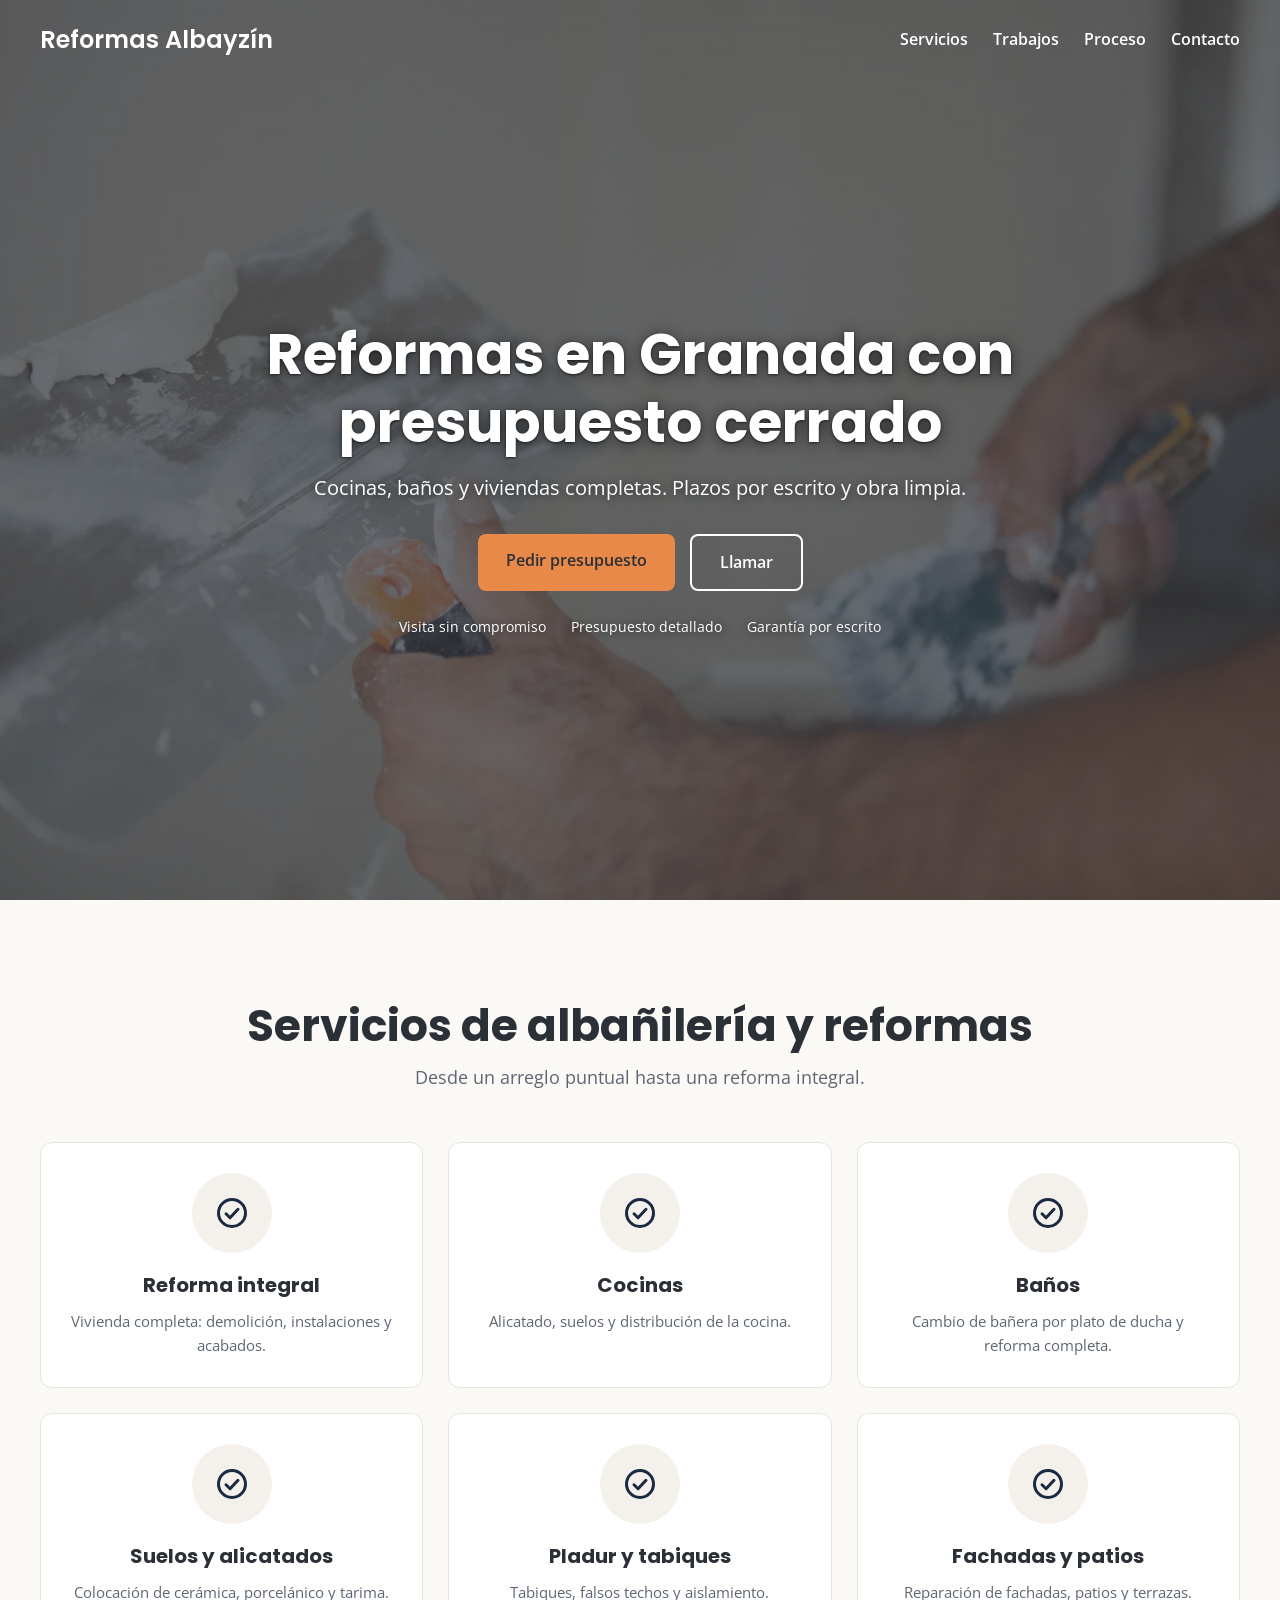
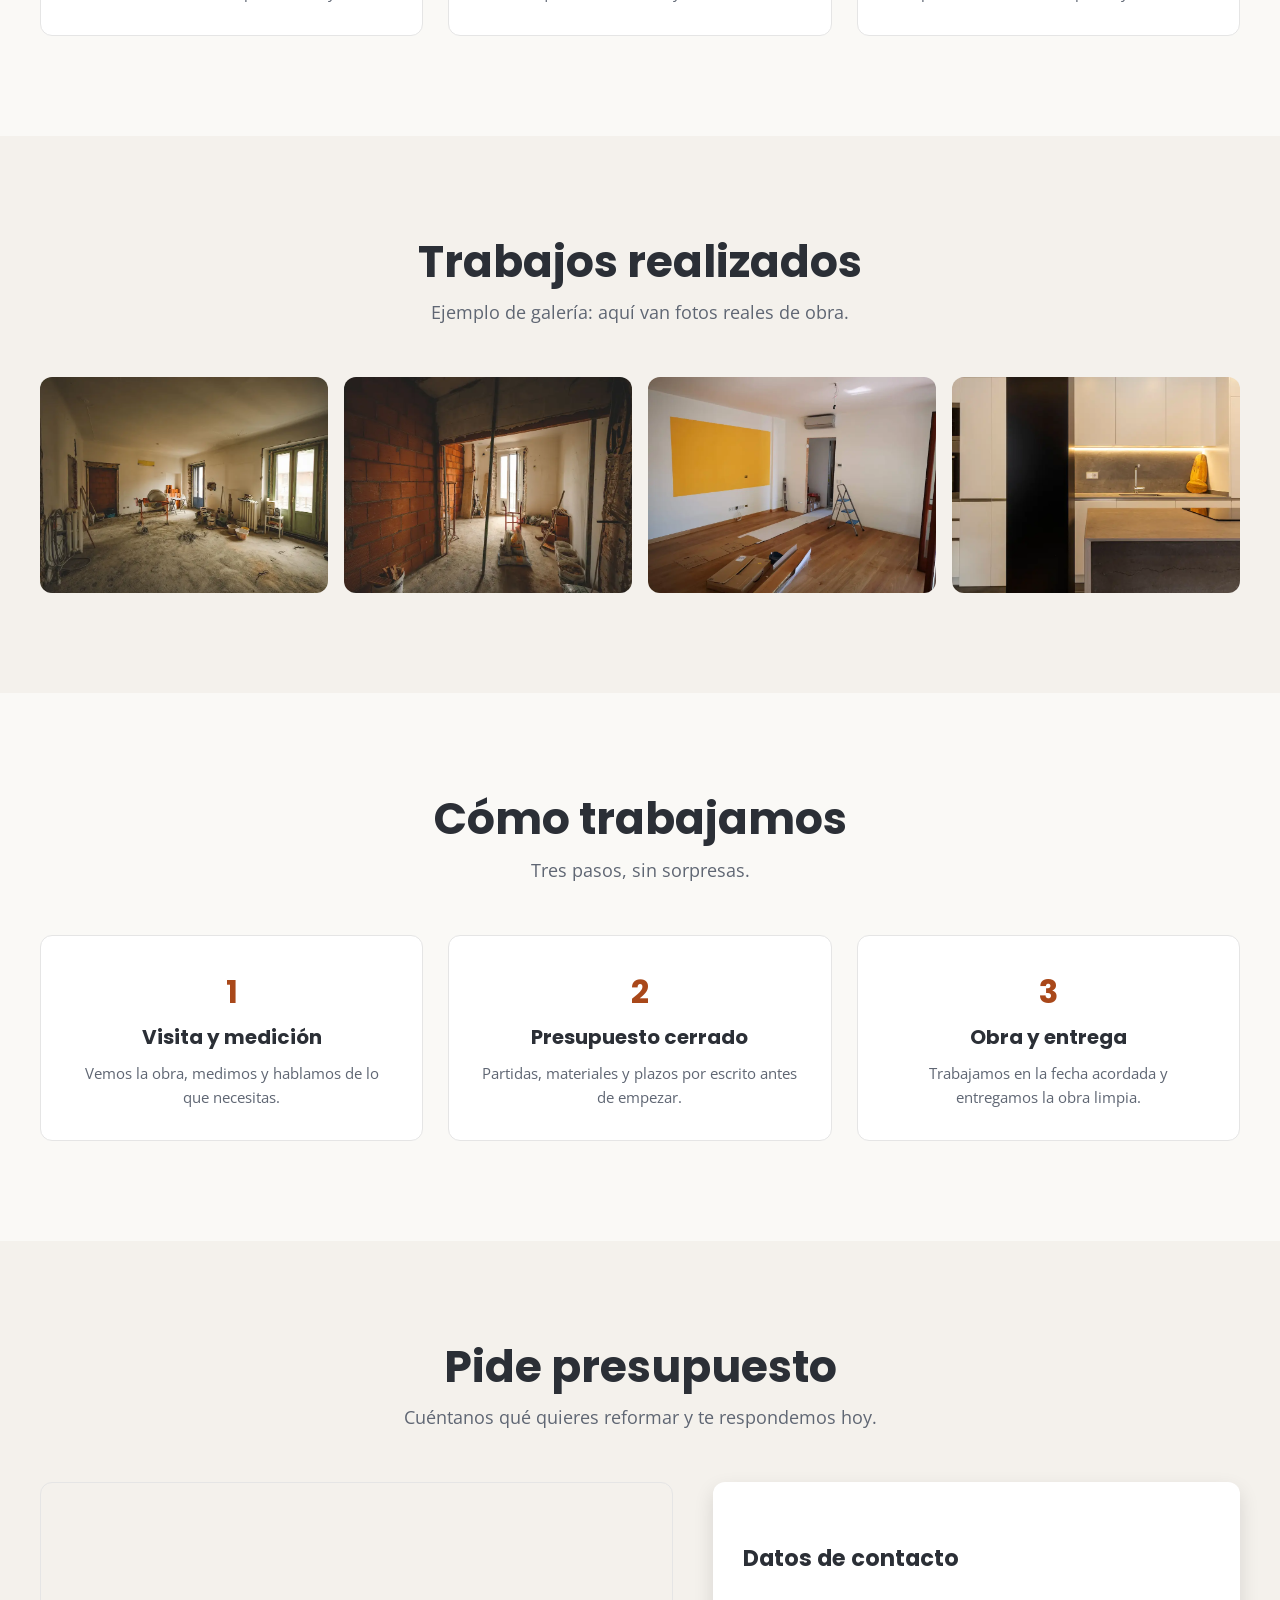
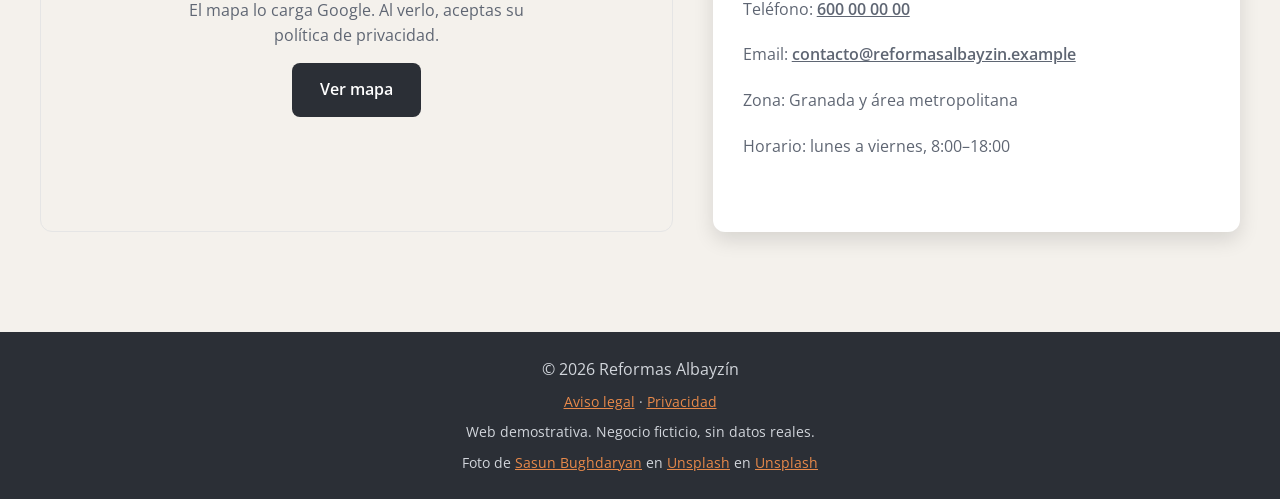
<file: index.html>
<!DOCTYPE html>
<html lang="es">
<head>
  <meta charset="UTF-8">
  <meta name="viewport" content="width=device-width, initial-scale=1">
  <title>Reformas y albañilería en Granada | Reformas Albayzín</title>
  <meta name="description" content="Reformas integrales de cocina, baño y vivienda en Granada. Visita y presupuesto detallado sin compromiso.">
  <meta name="robots" content="noindex">
  <meta property="og:type" content="website">
  <meta property="og:title" content="Reformas Albayzín | Reformas en Granada">
  <meta property="og:description" content="Reformas integrales de cocina, baño y vivienda en Granada.">
  <link rel="preload" href="fonts/poppins-latin-600-normal.woff2" as="font" type="font/woff2" crossorigin>
  <link rel="stylesheet" href="css/style.css">
  <style>
    :root { --color-primary: #2B2F36; --color-primary-dark: #1B1E23; --color-secondary: #E8894A; --color-secondary-dark: #CF7036; --color-link: #A9481A; --color-accent-text: #A9481A; --color-bg-alt: #F4F1EC; --color-overlay: rgba(43, 47, 54, .7); }
    .step-num { display: block; margin-bottom: 8px; font-family: var(--font-heading); font-size: 2rem; font-weight: 700; color: var(--color-accent-text); }
  </style>
  <script type="application/ld+json">
  {
    "@context": "https://schema.org",
    "@type": "GeneralContractor",
    "name": "Reformas Albayzín",
    "telephone": "+34600000000",
    "address": { "@type": "PostalAddress", "addressLocality": "Granada", "addressCountry": "ES" },
    "areaServed": "Granada",
    "openingHours": "Mo-Fr 08:00-18:00"
  }
  </script>
</head>
<body>
  <a class="skip-link" href="#contenido">Saltar al contenido</a>

  <header class="header">
    <div class="container header__inner">
      <a class="logo" href="#inicio">Reformas Albayzín</a>
      <button class="menu-toggle" aria-expanded="false" aria-controls="menu" aria-label="Abrir menú">☰</button>
      <nav id="menu" class="nav" aria-label="Principal">
        <a href="#servicios">Servicios</a>
        <a href="#trabajos">Trabajos</a>
        <a href="#proceso">Proceso</a>
        <a href="#contacto">Contacto</a>
      </nav>
    </div>
  </header>

  <main id="contenido">
    <section id="inicio" class="hero">
      <div class="hero-content">
        <h1>Reformas en Granada con presupuesto cerrado</h1>
        <p>Cocinas, baños y viviendas completas. Plazos por escrito y obra limpia.</p>
        <div class="hero-buttons">
          <a class="btn btn-primary" href="https://wa.me/34600000000?text=Hola%2C%20quiero%20un%20presupuesto%20de%20reforma" target="_blank" rel="noopener">Pedir presupuesto</a>
          <a class="btn btn-secondary" href="tel:+34600000000">Llamar</a>
        </div>
        <ul class="hero-features">
          <li>Visita sin compromiso</li>
          <li>Presupuesto detallado</li>
          <li>Garantía por escrito</li>
        </ul>
      </div>
    </section>

    <section id="servicios" class="section">
      <div class="container">
        <div class="section-title-block">
          <h2>Servicios de albañilería y reformas</h2>
          <p>Desde un arreglo puntual hasta una reforma integral.</p>
        </div>
        <div class="grid">
          <article class="card"><div class="icon-circle"><img src="images/icon.svg" alt="" width="36" height="36"></div><h3>Reforma integral</h3><p>Vivienda completa: demolición, instalaciones y acabados.</p></article>
          <article class="card"><div class="icon-circle"><img src="images/icon.svg" alt="" width="36" height="36"></div><h3>Cocinas</h3><p>Alicatado, suelos y distribución de la cocina.</p></article>
          <article class="card"><div class="icon-circle"><img src="images/icon.svg" alt="" width="36" height="36"></div><h3>Baños</h3><p>Cambio de bañera por plato de ducha y reforma completa.</p></article>
          <article class="card"><div class="icon-circle"><img src="images/icon.svg" alt="" width="36" height="36"></div><h3>Suelos y alicatados</h3><p>Colocación de cerámica, porcelánico y tarima.</p></article>
          <article class="card"><div class="icon-circle"><img src="images/icon.svg" alt="" width="36" height="36"></div><h3>Pladur y tabiques</h3><p>Tabiques, falsos techos y aislamiento.</p></article>
          <article class="card"><div class="icon-circle"><img src="images/icon.svg" alt="" width="36" height="36"></div><h3>Fachadas y patios</h3><p>Reparación de fachadas, patios y terrazas.</p></article>
        </div>
      </div>
    </section>

    <section id="trabajos" class="section section-alt">
      <div class="container">
        <div class="section-title-block">
          <h2>Trabajos realizados</h2>
          <p>Ejemplo de galería: aquí van fotos reales de obra.</p>
        </div>
        <ul class="gallery">
          <li><img src="images/img_trabajo_1.webp" alt="Piso en trabajo de reforma" width="1000" height="667" loading="lazy"></li>
          <li><img src="images/img_trabajo_2.webp" alt="Espacio de reforma" width="1000" height="667" loading="lazy"></li>
          <li><img src="images/img_trabajo_3.webp" alt="Piso semi reformado" width="1000" height="750" loading="lazy"></li>
          <li><img src="images/img_trabajo_4.webp" alt="Cocina reformada" width="1000" height="667" loading="lazy"></li>
        </ul>
      </div>
    </section>

    <section id="proceso" class="section">
      <div class="container">
        <div class="section-title-block">
          <h2>Cómo trabajamos</h2>
          <p>Tres pasos, sin sorpresas.</p>
        </div>
        <div class="grid">
          <article class="card"><span class="step-num">1</span><h3>Visita y medición</h3><p>Vemos la obra, medimos y hablamos de lo que necesitas.</p></article>
          <article class="card"><span class="step-num">2</span><h3>Presupuesto cerrado</h3><p>Partidas, materiales y plazos por escrito antes de empezar.</p></article>
          <article class="card"><span class="step-num">3</span><h3>Obra y entrega</h3><p>Trabajamos en la fecha acordada y entregamos la obra limpia.</p></article>
        </div>
      </div>
    </section>

    <section id="contacto" class="section section-alt">
      <div class="container">
        <div class="section-title-block">
          <h2>Pide presupuesto</h2>
          <p>Cuéntanos qué quieres reformar y te respondemos hoy.</p>
        </div>
        <div class="contact-container">
          <div class="contact-map">
            <div class="map-placeholder" id="map-box" data-src="https://www.google.com/maps?q=Granada&output=embed">
              <p>El mapa lo carga Google. Al verlo, aceptas su política de privacidad.</p>
              <button class="btn" type="button" id="load-map">Ver mapa</button>
            </div>
          </div>
          <div class="contact-card contact-info">
            <h3>Datos de contacto</h3>
            <p>Teléfono: <a href="tel:+34600000000">600 00 00 00</a></p>
            <p>Email: <a href="mailto:contacto@reformasalbayzin.example">contacto@reformasalbayzin.example</a></p>
            <p>Zona: Granada y área metropolitana</p>
            <p>Horario: lunes a viernes, 8:00–18:00</p>
          </div>
        </div>
      </div>
    </section>
  </main>

  <footer class="footer">
    <p>© <span id="year">2026</span> Reformas Albayzín</p>
    <p class="footer-legal"><a href="aviso-legal.html">Aviso legal</a> · <a href="privacidad.html">Privacidad</a></p>
    <p class="footer-legal">Web demostrativa. Negocio ficticio, sin datos reales.</p>
    <p class="footer-legal">
  Foto de <a href="https://unsplash.com/es/@sasun1990?utm_source=unsplash&utm_medium=referral&utm_content=creditCopyText">Sasun Bughdaryan</a> en <a href="https://unsplash.com/es/fotos/manos-aplicando-yeso-en-una-pared-con-paletas-Re1O5byZ8bY?utm_source=unsplash&utm_medium=referral&utm_content=creditCopyText">Unsplash</a>
  en <a href="https://unsplash.com/" target="_blank" rel="noopener noreferrer">Unsplash</a>
</p>
  </footer>

  <a class="whatsapp-float" href="https://wa.me/34600000000?text=Hola%2C%20quiero%20un%20presupuesto%20de%20reforma" target="_blank" rel="noopener" aria-label="Escribir por WhatsApp">
        <svg viewBox="0 0 32 32" width="28" height="28" aria-hidden="true" fill="currentColor"><path d="M16 3C9 3 3.400 8.600 3.400 15.500c0 2.400.7 4.700 1.900 6.600L3 29l7.100-1.800a12.600 12.600 0 0 0 5.900 1.500c7 0 12.600-5.600 12.600-12.500C28.600 9.200 23 3 16 3zm0 23.300c-1.900 0-3.800-.5-5.400-1.500l-.4-.2-4.200 1.100 1.100-4.100-.3-.4a10.200 10.200 0 0 1-1.600-5.500C5.200 9.800 10 5.200 16 5.200s10.800 4.600 10.800 10.300S21.900 26.300 16 26.300zm5.600-7.700c-.3-.2-1.800-.9-2.100-1s-.5-.2-.7.200-.8 1-1 1.200-.4.200-.7.100a8.300 8.300 0 0 1-4.100-3.600c-.3-.5.300-.5.900-1.600.1-.2 0-.4 0-.5l-1-2.300c-.2-.6-.5-.5-.7-.5h-.6c-.2 0-.6.100-.9.400s-1.200 1.200-1.200 2.800 1.200 3.300 1.400 3.500 2.400 3.700 5.800 5.100c2.100.9 2.900.9 3.900.8.600-.1 1.800-.7 2.100-1.500s.3-1.400.2-1.500-.3-.2-.6-.4z"/></svg>
  </a>

  <script src="js/main.js" defer></script>
</body>
</html>
</file>
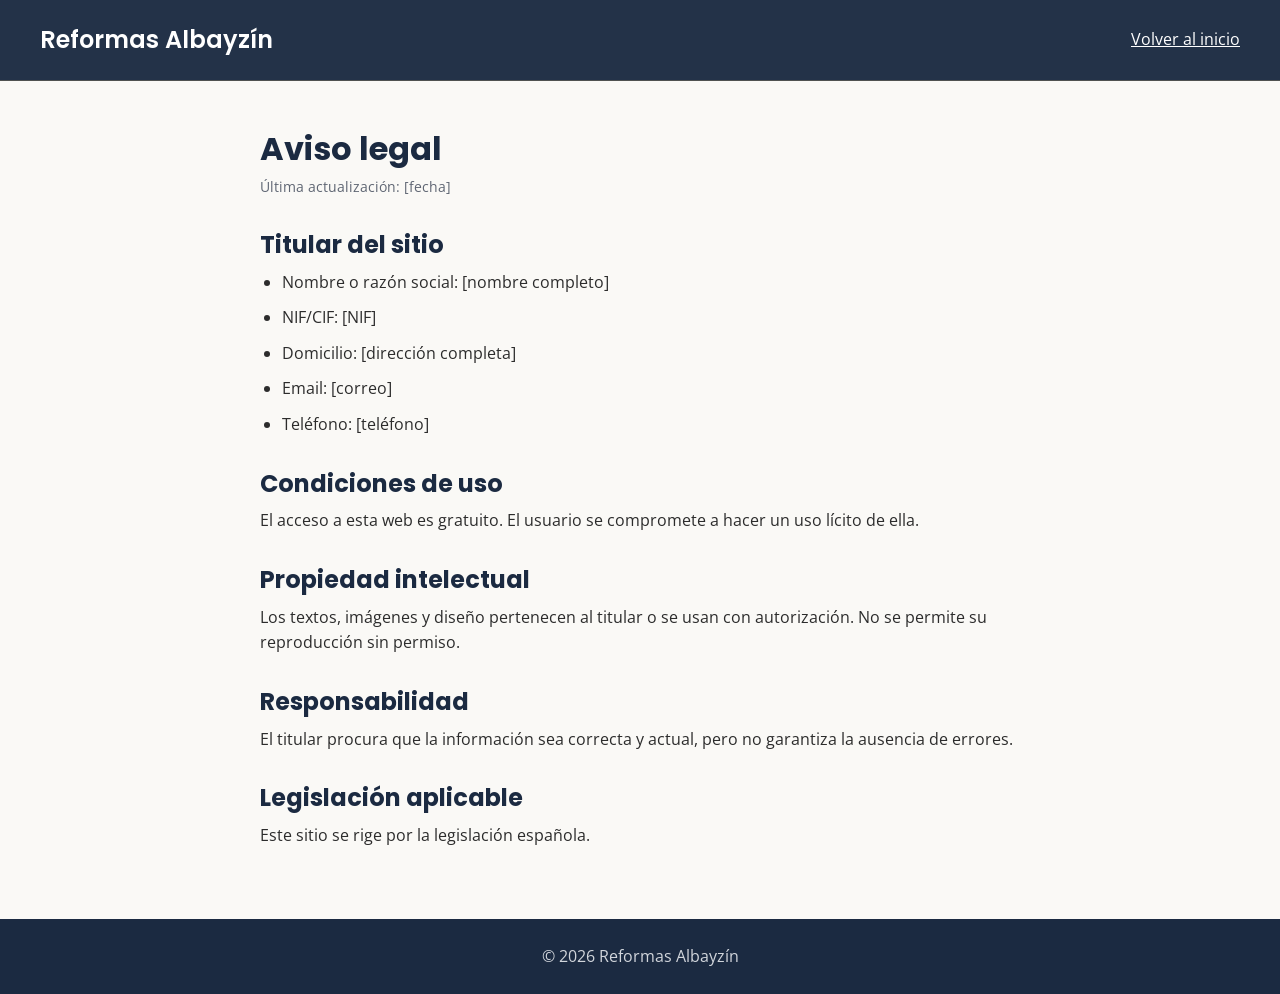
<file: aviso-legal.html>
<!DOCTYPE html>
<html lang="es">
<head>
  <meta charset="UTF-8">
  <meta name="viewport" content="width=device-width, initial-scale=1">
  <title>Aviso legal | Reformas Albayzín</title>
  <meta name="robots" content="noindex">
  <link rel="stylesheet" href="css/style.css">
</head>
<body>
  <header class="header scrolled" data-fixed="true">
    <div class="container header__inner">
      <a class="logo" href="index.html">Reformas Albayzín</a>
      <a class="nav-back" href="index.html" style="color:#fff">Volver al inicio</a>
    </div>
  </header>
  <main class="legal">
    <h1>Aviso legal</h1>
    <p class="legal-date">Última actualización: [fecha]</p>
    <h2>Titular del sitio</h2>
    <ul>
      <li>Nombre o razón social: [nombre completo]</li>
      <li>NIF/CIF: [NIF]</li>
      <li>Domicilio: [dirección completa]</li>
      <li>Email: [correo]</li>
      <li>Teléfono: [teléfono]</li>
    </ul>
    <h2>Condiciones de uso</h2>
    <p>El acceso a esta web es gratuito. El usuario se compromete a hacer un uso lícito de ella.</p>
    <h2>Propiedad intelectual</h2>
    <p>Los textos, imágenes y diseño pertenecen al titular o se usan con autorización. No se permite su reproducción sin permiso.</p>
    <h2>Responsabilidad</h2>
    <p>El titular procura que la información sea correcta y actual, pero no garantiza la ausencia de errores.</p>
    <h2>Legislación aplicable</h2>
    <p>Este sitio se rige por la legislación española.</p>
  </main>
  <footer class="footer"><p>© <span id="year">2026</span> Reformas Albayzín</p></footer>
  <script src="js/main.js" defer></script>
</body>
</html>
</file>
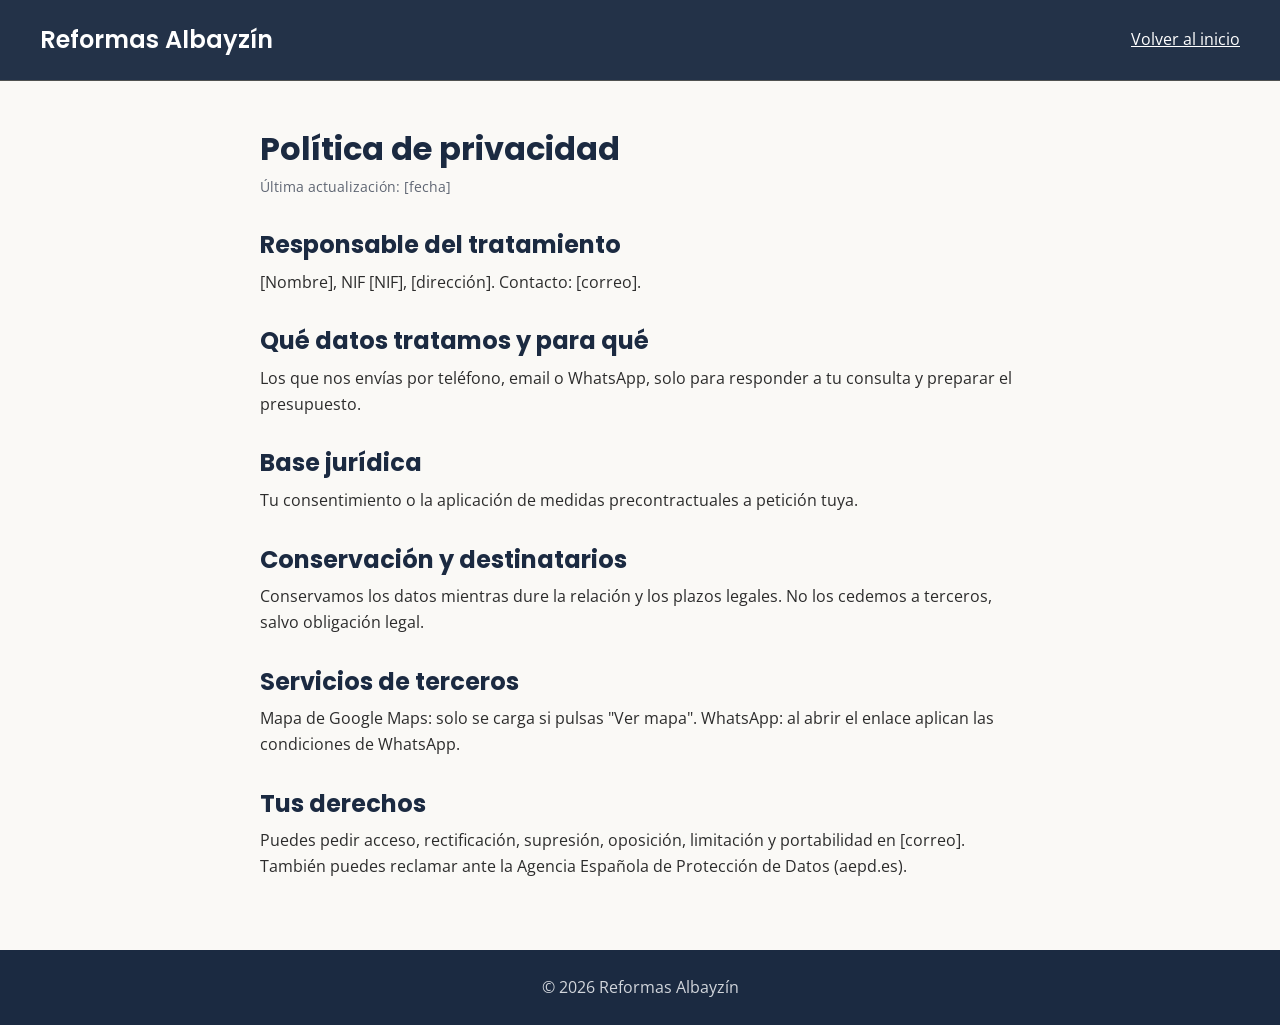
<file: privacidad.html>
<!DOCTYPE html>
<html lang="es">
<head>
  <meta charset="UTF-8">
  <meta name="viewport" content="width=device-width, initial-scale=1">
  <title>Política de privacidad | Reformas Albayzín</title>
  <meta name="robots" content="noindex">
  <link rel="stylesheet" href="css/style.css">
</head>
<body>
  <header class="header scrolled" data-fixed="true">
    <div class="container header__inner">
      <a class="logo" href="index.html">Reformas Albayzín</a>
      <a class="nav-back" href="index.html" style="color:#fff">Volver al inicio</a>
    </div>
  </header>
  <main class="legal">
    <h1>Política de privacidad</h1>
    <p class="legal-date">Última actualización: [fecha]</p>
    <h2>Responsable del tratamiento</h2>
    <p>[Nombre], NIF [NIF], [dirección]. Contacto: [correo].</p>
    <h2>Qué datos tratamos y para qué</h2>
    <p>Los que nos envías por teléfono, email o WhatsApp, solo para responder a tu consulta y preparar el presupuesto.</p>
    <h2>Base jurídica</h2>
    <p>Tu consentimiento o la aplicación de medidas precontractuales a petición tuya.</p>
    <h2>Conservación y destinatarios</h2>
    <p>Conservamos los datos mientras dure la relación y los plazos legales. No los cedemos a terceros, salvo obligación legal.</p>
    <h2>Servicios de terceros</h2>
    <p>Mapa de Google Maps: solo se carga si pulsas "Ver mapa". WhatsApp: al abrir el enlace aplican las condiciones de WhatsApp.</p>
    <h2>Tus derechos</h2>
    <p>Puedes pedir acceso, rectificación, supresión, oposición, limitación y portabilidad en [correo]. También puedes reclamar ante la Agencia Española de Protección de Datos (aepd.es).</p>
  </main>
  <footer class="footer"><p>© <span id="year">2026</span> Reformas Albayzín</p></footer>
  <script src="js/main.js" defer></script>
</body>
</html>
</file>
<file: css/style.css>
/* ==========================================
   TOKENS: lo único que se cambia por cliente
========================================== */
:root {
  --color-primary: #1B2A41;       /* fondos oscuros, títulos, botón base */
  --color-primary-dark: #101A2B;
  --color-secondary: #D8B26E;     /* detalle sobre fondo oscuro */
  --color-secondary-dark: #B89048;
  --color-link: #1F4E8C;          /* enlaces y hover sobre fondo claro */
  --color-accent-text: #8A5F1C;   /* acento legible sobre claro */
  --color-background: #FAF9F6;
  --color-bg-alt: #F1F3F8;
  --color-surface: #FFFFFF;
  --color-text: #2C2C2C;
  --color-text-light: #5F6673;
  --color-border: #E5E5E5;
  --color-overlay: rgba(27, 42, 65, .68);
  --color-whatsapp: #25D366;

  --font-heading: 'Poppins', system-ui, sans-serif;
  --font-body: 'Open Sans', system-ui, sans-serif;

  --fs-200: .875rem;
  --fs-300: 1rem;
  --fs-400: 1.125rem;
  --fs-500: 1.5rem;
  --fs-600: 2rem;
  --fs-700: clamp(1.75rem, 4vw, 2.75rem);
  --fs-800: clamp(2.25rem, 6vw, 3.5rem);

  --radius-sm: 8px;
  --radius-md: 12px;
  --radius-lg: 20px;
  --shadow-sm: 0 4px 12px rgba(0, 0, 0, .08);
  --shadow-md: 0 8px 20px rgba(0, 0, 0, .12);

  --container-width: 1200px;
  --header-h: 80px;
  --transition: .25s ease;
}

/* ==========================================
   FUENTES EN LOCAL
========================================== */
@font-face { font-family: 'Poppins'; font-weight: 500; font-style: normal; font-display: swap; src: url('../fonts/poppins-latin-500-normal.woff2') format('woff2'); }
@font-face { font-family: 'Poppins'; font-weight: 600; font-style: normal; font-display: swap; src: url('../fonts/poppins-latin-600-normal.woff2') format('woff2'); }
@font-face { font-family: 'Poppins'; font-weight: 700; font-style: normal; font-display: swap; src: url('../fonts/poppins-latin-700-normal.woff2') format('woff2'); }
@font-face { font-family: 'Open Sans'; font-weight: 400; font-style: normal; font-display: swap; src: url('../fonts/open-sans-latin-400-normal.woff2') format('woff2'); }
@font-face { font-family: 'Open Sans'; font-weight: 600; font-style: normal; font-display: swap; src: url('../fonts/open-sans-latin-600-normal.woff2') format('woff2'); }

/* ==========================================
   RESET Y BASE
========================================== */
*, *::before, *::after { margin: 0; padding: 0; box-sizing: border-box; }
html { scroll-behavior: smooth; scroll-padding-top: var(--header-h); }
body { font-family: var(--font-body); line-height: 1.6; background: var(--color-background); color: var(--color-text); }
img { max-width: 100%; height: auto; display: block; }
ul { list-style: none; }
h1, h2, h3 { font-family: var(--font-heading); line-height: 1.2; color: var(--color-primary); }
:focus-visible { outline: 3px solid var(--color-link); outline-offset: 2px; }
.header :focus-visible, .footer :focus-visible { outline-color: var(--color-secondary); }

.container { width: min(100% - 40px, var(--container-width)); margin-inline: auto; }
.skip-link { position: absolute; left: -999px; top: 0; z-index: 2000; padding: 8px 16px; background: var(--color-primary); color: #fff; }
.skip-link:focus { left: 0; }

/* ==========================================
   HEADER
========================================== */
.header { position: fixed; top: 0; width: 100%; z-index: 1000; transition: background var(--transition); }
.header__inner { display: flex; justify-content: space-between; align-items: center; min-height: var(--header-h); }
.header.scrolled { background: rgba(27, 42, 65, .96); border-bottom: 1px solid rgba(216, 178, 110, .25); }

.logo { font-family: var(--font-heading); font-size: 1.5rem; font-weight: 600; color: #fff; text-decoration: none; }
.logo img { height: 56px; width: auto; }

.nav { display: flex; align-items: center; gap: 25px; }
.nav a { color: #fff; text-decoration: none; font-weight: 600; transition: color var(--transition); }
.nav a:hover { color: var(--color-secondary); }

.menu-toggle { display: none; background: none; border: 0; cursor: pointer; color: #fff; font-size: 28px; line-height: 1; padding: 6px 10px; }

/* ==========================================
   HERO
========================================== */
.hero {
  min-height: 100vh; min-height: 100svh;
  display: flex; align-items: center; justify-content: center;
  text-align: center; padding: calc(var(--header-h) + 20px) 20px 40px;
  background: linear-gradient(var(--color-overlay), var(--color-overlay)), url("../images/hero.webp") center / cover no-repeat;
}
.hero-content { max-width: 750px; color: #fff; }
.hero h1 { font-size: var(--fs-800); color: #fff; margin-bottom: 16px; }
.hero p { font-size: 1.25rem; margin-bottom: 30px; text-shadow: 0 2px 10px rgba(0, 0, 0, .35); }
.hero-buttons { display: flex; justify-content: center; gap: 15px; flex-wrap: wrap; }
.hero-features { display: flex; justify-content: center; gap: 25px; flex-wrap: wrap; margin-top: 25px; font-size: var(--fs-200); }

@keyframes fadeUp { from { opacity: 0; transform: translateY(30px); } to { opacity: 1; transform: none; } }
.hero-content > * { animation: fadeUp .8s ease both; }
.hero-content > :nth-child(2) { animation-delay: .2s; }
.hero-content > :nth-child(3) { animation-delay: .4s; }

/* ==========================================
   BOTONES
========================================== */
.btn { display: inline-block; padding: 14px 28px; border: 0; border-radius: var(--radius-sm); background: var(--color-primary); color: #fff; font: inherit; font-weight: 600; text-decoration: none; cursor: pointer; transition: transform var(--transition), background var(--transition), color var(--transition); }
.btn:hover { transform: translateY(-2px); background: var(--color-link); }
.hero .btn-primary { background: var(--color-secondary); color: var(--color-primary); }
.hero .btn-primary:hover { background: var(--color-secondary-dark); }
.hero .btn-secondary { background: transparent; border: 2px solid #fff; }
.hero .btn-secondary:hover { background: #fff; color: var(--color-primary); }

/* ==========================================
   SECCIONES
========================================== */
.section { padding: 100px 0; }
.section-alt { background: var(--color-bg-alt); }
.section-title-block { text-align: center; margin-bottom: 50px; }
.section-title-block h2, .about-text h2 { font-size: var(--fs-700); margin-bottom: 10px; }
.section-title-block p { color: var(--color-text-light); font-size: var(--fs-400); }

/* ==========================================
   SERVICIOS
========================================== */
.grid { display: grid; grid-template-columns: repeat(3, 1fr); gap: 25px; }
.card { background: var(--color-surface); border: 1px solid var(--color-border); border-radius: var(--radius-md); padding: 30px; text-align: center; transition: transform var(--transition), box-shadow var(--transition); }
.card:hover { transform: translateY(-6px); box-shadow: var(--shadow-md); }
.card h3 { font-size: 1.25rem; margin-bottom: 12px; }
.card p { color: var(--color-text-light); font-size: .95rem; }
.icon-circle { width: 80px; height: 80px; margin: 0 auto 20px; border-radius: 50%; background: var(--color-bg-alt); display: flex; align-items: center; justify-content: center; }
.icon-circle img { width: 36px; height: 36px; }

/* ==========================================
   SOBRE NOSOTROS / CÓMO TRABAJAMOS
========================================== */
.about-container { display: flex; align-items: center; gap: 60px; }
.about-container.reverse { flex-direction: row-reverse; }
.about-image { flex: 1; }
.about-image img { width: 100%; max-width: 500px; margin-inline: auto; aspect-ratio: 3 / 2; object-fit: cover; border-radius: var(--radius-lg); box-shadow: 18px 18px 0 var(--color-secondary), var(--shadow-md); }
.about-container.reverse .about-image img { box-shadow: -18px 18px 0 var(--color-secondary), var(--shadow-md); }
.about-text { flex: 1; }
.about-text p { font-size: var(--fs-400); line-height: 1.7; color: var(--color-text-light); margin-top: 16px; }

/* ==========================================
   GALERÍA
========================================== */
.gallery { display: grid; grid-template-columns: repeat(auto-fill, minmax(240px, 1fr)); gap: 16px; }
.gallery img { width: 100%; aspect-ratio: 4 / 3; object-fit: cover; border-radius: var(--radius-md); }

/* ==========================================
   RESEÑAS
========================================== */
.reviews-grid { display: grid; grid-template-columns: repeat(3, 1fr); gap: 30px; }
.review-card { background: var(--color-surface); padding: 30px; border-radius: var(--radius-md); box-shadow: var(--shadow-md); text-align: center; }
.review-card .stars { color: #B7791F; font-size: 1.25rem; margin-bottom: 12px; }
.review-card p { color: var(--color-text-light); font-style: italic; margin-bottom: 12px; }
.review-card h4 { font-size: 1rem; }
.source { font-size: .75rem; color: var(--color-text-light); }

/* ==========================================
   CONTACTO
========================================== */
.contact-container { display: grid; grid-template-columns: 1.2fr 1fr; gap: 40px; align-items: stretch; }
.contact-map iframe { width: 100%; height: 100%; min-height: 350px; border: 0; border-radius: var(--radius-md); }
.map-placeholder { min-height: 350px; height: 100%; display: flex; flex-direction: column; align-items: center; justify-content: center; gap: 14px; padding: 30px; text-align: center; background: var(--color-bg-alt); border: 1px solid var(--color-border); border-radius: var(--radius-md); }
.map-placeholder p { max-width: 380px; color: var(--color-text-light); }
.contact-card { display: flex; flex-direction: column; justify-content: center; background: var(--color-surface); border-radius: var(--radius-md); padding: 30px; box-shadow: var(--shadow-md); }
.contact-card h3 { font-size: 1.4rem; margin-bottom: 15px; }
.contact-info p { margin: 10px 0; color: var(--color-text-light); }
.contact-info a { color: inherit; font-weight: 600; }
.link { display: inline-block; margin-top: 15px; color: var(--color-link); font-weight: 500; }

/* ==========================================
   WHATSAPP FLOTANTE (.show lo añade el JS al hacer scroll)
========================================== */
.whatsapp-float { position: fixed; bottom: 25px; right: 25px; z-index: 1000; width: 56px; height: 56px; display: flex; align-items: center; justify-content: center; border-radius: 50%; background: var(--color-whatsapp); color: #fff; box-shadow: var(--shadow-md); opacity: 0; visibility: hidden; transform: translateY(20px); transition: opacity var(--transition), transform var(--transition), visibility var(--transition); }
.whatsapp-float.show { opacity: 1; visibility: visible; transform: none; }
.whatsapp-float.show:hover { transform: scale(1.1); }

/* ==========================================
   FOOTER
========================================== */
.footer { background: var(--color-primary); color: #d1d5db; text-align: center; padding: 25px 20px; }
.footer a { color: var(--color-secondary); }
.footer-legal { margin-top: 8px; font-size: var(--fs-200); }

/* ==========================================
   PÁGINAS LEGALES
========================================== */
.legal { max-width: 800px; margin: 0 auto; padding: 130px 20px 60px; }
.legal h1 { font-size: var(--fs-600); margin-bottom: 8px; }
.legal h2 { font-size: var(--fs-500); margin: 32px 0 10px; }
.legal p, .legal li { margin-bottom: 10px; }
.legal ul { padding-left: 22px; list-style: disc; }
.legal a { color: var(--color-link); }
.legal-date { color: var(--color-text-light); font-size: var(--fs-200); }

/* ==========================================
   RESPONSIVE
========================================== */
@media (max-width: 900px) {
  :root { --header-h: 70px; }
  .section { padding: 70px 0; }
  .menu-toggle { display: block; }
  .nav { display: none; position: absolute; top: var(--header-h); right: 20px; flex-direction: column; align-items: flex-start; gap: 15px; padding: 20px; background: var(--color-surface); border: 1px solid var(--color-border); border-radius: 10px; box-shadow: var(--shadow-md); }
  .nav.active { display: flex; }
  .nav a { color: var(--color-text); }
  .nav a:hover { color: var(--color-link); }
  .grid { grid-template-columns: repeat(2, 1fr); }
  .about-container, .about-container.reverse { flex-direction: column; text-align: center; gap: 40px; }
  .about-image img, .about-container.reverse .about-image img { box-shadow: 10px 10px 0 var(--color-secondary), var(--shadow-sm); }
}
@media (max-width: 768px) {
  .reviews-grid, .contact-container { grid-template-columns: 1fr; }
  .hero-buttons { flex-direction: column; align-items: center; }
}
@media (max-width: 560px) {
  .grid { grid-template-columns: 1fr; }
}

@media (prefers-reduced-motion: reduce) {
  html { scroll-behavior: auto; }
  *, *::before, *::after { animation: none !important; transition: none !important; }
}

.hero h1 {
  text-shadow: 0 2px 16px rgba(0, 0, 0, .55), 0 1px 3px rgba(0, 0, 0, .6);
}
.hero p,
.hero-features {
  text-shadow: 0 1px 10px rgba(0, 0, 0, .65);
}
</file>
